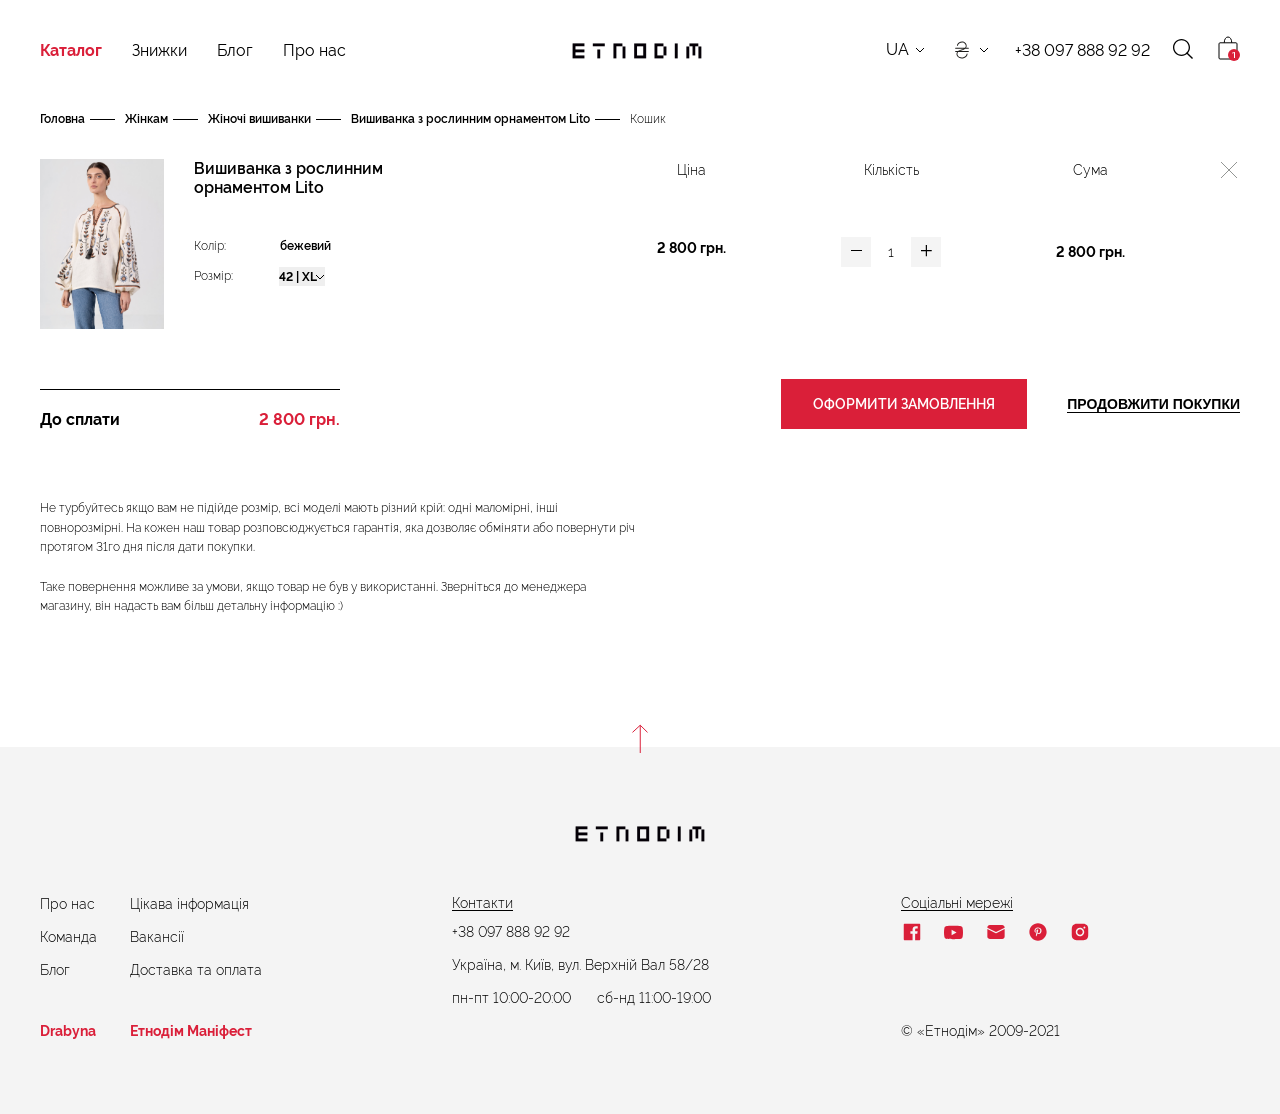
<file: cart.html>
<!DOCTYPE html>
<html lang="uk">
    <head>
        <meta charset="utf-8"/>
        <title>Etnodim - більше ніж просто одяг</title>
        <meta name="viewport" content="width=device-width, initial-scale=1">
        <meta name="description" content="Etnodim - магазин дизайнерських вишиванок ручної роботи та етнічного одягу"/>
        <meta name="keywords" content="Дизайнерський одяг, вишиванки, ручна робота, етнічний одяг"/>
        <link rel="stylesheet" href="styles.css"/>
    </head>
    <body>
        <header id="top-header">
            <div class="header-flex__container">
                <ul class="header-menu-primary">
                    <li class="header-menu-primary__item active mobile-hidden"><a href="#">Каталог</a></li>
                    <li class="header-menu-primary__item mobile-hidden"><a href="#">Знижки</a></li>
                    <li class="header-menu-primary__item mobile-hidden"><a href="#">Блог</a></li>
                    <li class="header-menu-primary__item mobile-hidden"><a href="#">Про нас</a></li>
                    <li class="header-menu-primary__item mobile-visible"><a href="#"><img src="images/icon-menu.svg" alt="icon-menu"/></a></li>
                </ul>
                <div class="header__logo">
                    <a href="#">
                        <img class="logo" src="images/logo-big.png" alt="etnodim-logotype"/>
                    </a>
                </div>
                <ul class="header-menu-secondary">
                    <li class="header-menu-secondary__item mobile-hidden"><a href="#" class="lang-switch">UA</a></li>
                    <li class="header-menu-secondary__item mobile-hidden"><a href="#" class="currency-switch"><img src="images/icon-hryvnia.svg" alt="icon-hryvnia"/></a></li>
                    <li class="header-menu-secondary__item mobile-hidden"><a href="#">+38 097 888 92 92</a></li>
                    <li class="header-menu-secondary__item"><a href="#"><img src="images/icon-search.svg" alt="icon-search" class="icon-search"/></a></li>
                    <li class="header-menu-secondary__item"><a href="cart.html"><img src="images/icon-cart.svg" alt="icon-cart" class="icon-cart"/></a></li>
                </ul>
            </div>
        </header>
        <section class="section__container section__container--breadcrumbs mobile-hidden">
            <ul class="breadcrumbs mobile-hidden">
                <li class="breadcrumbs__item"><a href="#">Головна</a></li>
                <li class="breadcrumbs__item"><a href="#">Жінкам</a></li>
                <li class="breadcrumbs__item"><a href="index.html">Жіночі вишиванки</a></li>
                <li class="breadcrumbs__item"><a href="product.html">Вишиванка з рослинним орнаментом Lito</a></li>
                <li class="breadcrumbs__item active">Кошик</li>
            </ul>
        </section>
        <div class="back-to-catalog mobile-visible">
            <a href="product.html" class="back-to-catalog__link">
                <img src="images/icon-back.svg" alt="icon-back" />
                <p class="back-to-catalog__label">Вишиванка з рослинним орнаментом Lito</p>
            </a>
        </div>
        <section class="section__container">
            <form class="cart__form">
                <div class="cart__product-card">
                    <div class="cart__img">
                    </div>
                    <div class="cart__product-desc">
                        <div class="cart__title">
                            <p class="cart__product-title">
                                Вишиванка з рослинним орнаментом Lito
                            </p>
                            <p class="cart__label mobile-hidden">Ціна</p>
                            <p class="cart__label mobile-hidden">Кількість</p>
                            <p class="cart__label mobile-hidden">Сума</p>
                            <button class="cart__delete-product">
                                <img src="images/icon-delete.svg" alt="icone-delete" class="product__delete" />
                            </button>
                        </div>
                        <div class="cart__main">
                            <div class="cart__product-properties">
                                <div class="cart__product-color">
                                    <p class="cart__product-color-label">Колір:</p>
                                    <p class="cart__product-color-name">
                                    бежевий</p>
                                </div>
                                <div class="cart__product-size">
                                    <label for="size-select" class="label__select label__select--cart">Розмір:</label>
                                    <select name="size" id="size-select" class="input__select input__select--cart">
                                        <option value="xl">42 | XL</option>
                                        <option value="l">40 | L</option>
                                        <option value="m">38 | M</option>
                                        <option value="s">36 | S</option>
                                        <option value="xs">34 | XS</option>
                                        <option value="xxs">32 | XXS</option>  
                                    </select>
                                </div>
                            </div>
                            <p class="product__price mobile-hidden">2 800 грн.</p>
                            <div class="cart__quantity">
                                <div class="counter__quantity">
                                    <button class="quantity__button"><img src="images/icon-minus.svg" alt="icon-minus" /></button>
                                    <input type="number" name="product-quantity" value="1" class="quantity__input"/>
                                    <button class="quantity__button"><img src="images/icon-plus.svg" alt="icon-plus" /></button>
                                </div>
                                <p class="product__price">2 800 грн.</p>
                            </div>
                        </div>
                    </div>
                </div>
                <div class="cart__footer">
                    <div class="cart__sum">
                        <p class="cart__sum-title">До сплати</p>
                        <p class="cart__sum-price">2 800 грн.</p>
                    </div>
                    <div class="cart__button-group">
                        <button type="submit" class="button-primary product__button cart__button">
                            Оформити замовлення
                        </button>
                        <button class="button-with-icon">
                            <span class="button-label button-label--secondary">продовжити покупки</span>
                        </button>
                    </div>
                </div>
            </form>
            <div class="cart__info">
                <p class="cart__info-text">
                    Не турбуйтесь якщо вам не підійде розмір, всі моделі мають різний крій: одні маломірні, інші повнорозмірні. На кожен наш товар розповсюджується гарантія, яка дозволяє обміняти або повернути річ протягом 31го дня після дати покупки.
                </p>
                <p class="cart__info-text">
                    Таке повернення можливе за умови, якщо товар не був 
                    у використанні. Зверніться до менеджера магазину, він надасть вам більш детальну інформацію &#58;&#41;
                </p>
            </div>
        </section>
        <footer class="footer__container">
            <div class="footer__arrow">
                <a href="#top-header">
                    <img class="footer__arrow-img" src="images/icon-arrow-start.svg" alt="icon-arrow-start" />
                </a>
            </div>
            <div class="footer__logo">
                <a href="#">
                    <img class="footer__logo-img" src="images/logo-big.png" alt="etnodim-logotype"/>
                </a>
            </div>
            <div class="footer-grid">
                <ul class="footer-menu">
                    <li class="footer-menu__item"><a href="#">Про нас</a></li>
                    <li class="footer-menu__item"><a href="#">Команда</a></li>
                    <li class="footer-menu__item"><a href="#">Блог</a></li>
                </ul>
                <ul class="footer-menu">
                    <li class="footer-menu__item"><a href="#">Цікава інформація</a></li>
                    <li class="footer-menu__item"><a href="#">Вакансії</a></li>
                    <li class="footer-menu__item"><a href="#">Доставка та оплата</a></li>
                </ul>
                <div class="footer-grid__social">
                    <p class="footer-grid__title">
                        Соціальні мережі
                    </p>
                    <div class="social-media-grid">
                        <a href="#"><img src="images/icon-facebook.svg" alt="icon-facebook" /></a>
                        <a href="#"><img src="images/icon-youtube.svg" alt="icon-youtube" /></a><a href="#"><img src="images/icon-mail.svg" alt="icon-mail" /></a><a href="#"><img src="images/icon-pinterest.svg" alt="icon-pinterest" /></a><a href="#"><img src="images/icon-insta.svg" alt="icon-insta" /></a>
                    </div>
                </div>
                <div class="footer-grid__sponsor">
                    <p class="footer-grid__sponsor-name"><a href="#">Drabyna</a></p>
                </div>
                <div class="footer-grid__sponsor">
                    <p class="footer-grid__sponsor-name"><a href="#">Етнодім Маніфест</a></p>
                </div>
                <div class="footer-grid__contacts">
                    <p class="footer-grid__title">
                        Контакти
                    </p>
                    <div class="contacts-list">
                        <p class="contacts-list__item">+38 097 888 92 92</p>
                        <p class="contacts-list__item">Україна, м. Київ, вул. Верхній Вал 58/28</p>
                        <p class="contacts-list__item">пн-пт 10:00-20:00 <span class="contacts-list__item contacts-list__item--left-margin">сб-нд 11:00-19:00</span>
                        </p>
                    </div>
                </div>
                <div class="footer-grid__copyright">
                    <p class="footer-grid__copyright-text">© «Етнодім» 2009-2021</p>
                </div>
            </div>
        </footer>
    </body>
</html>
</file>
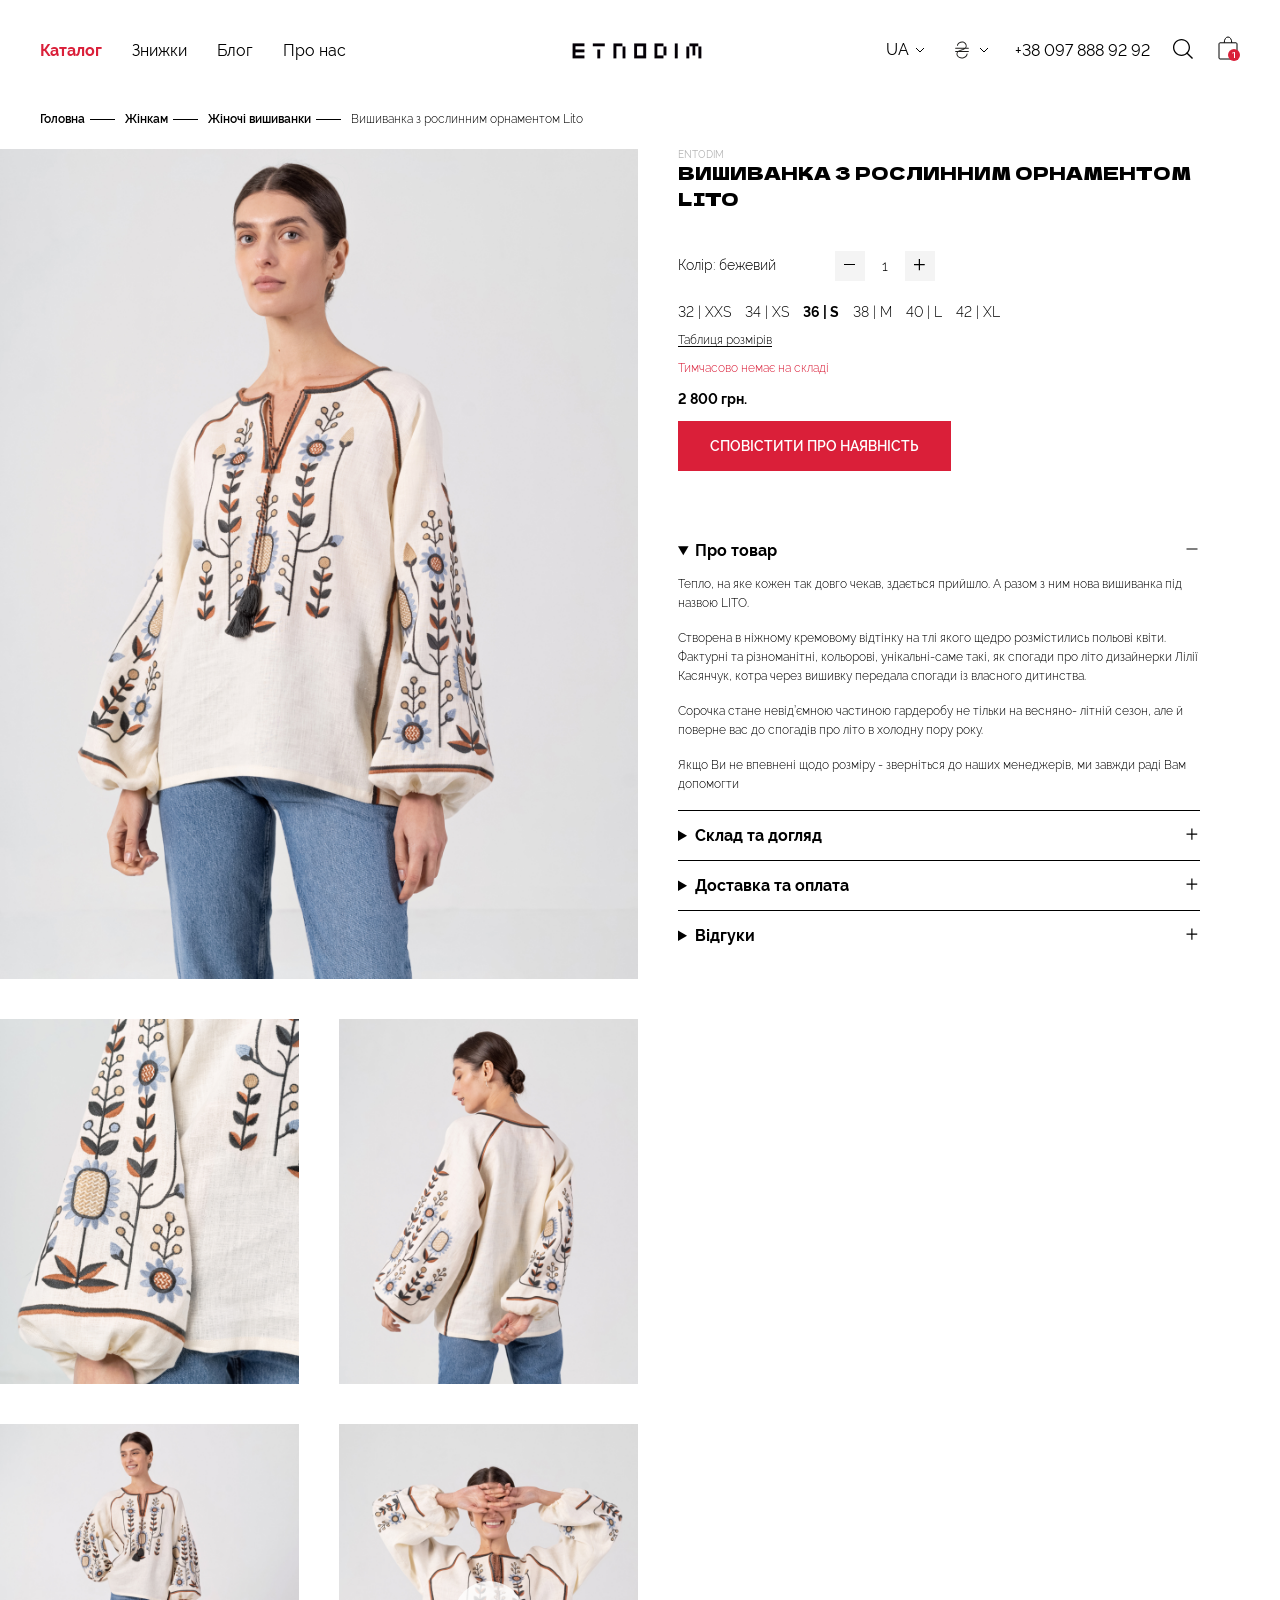
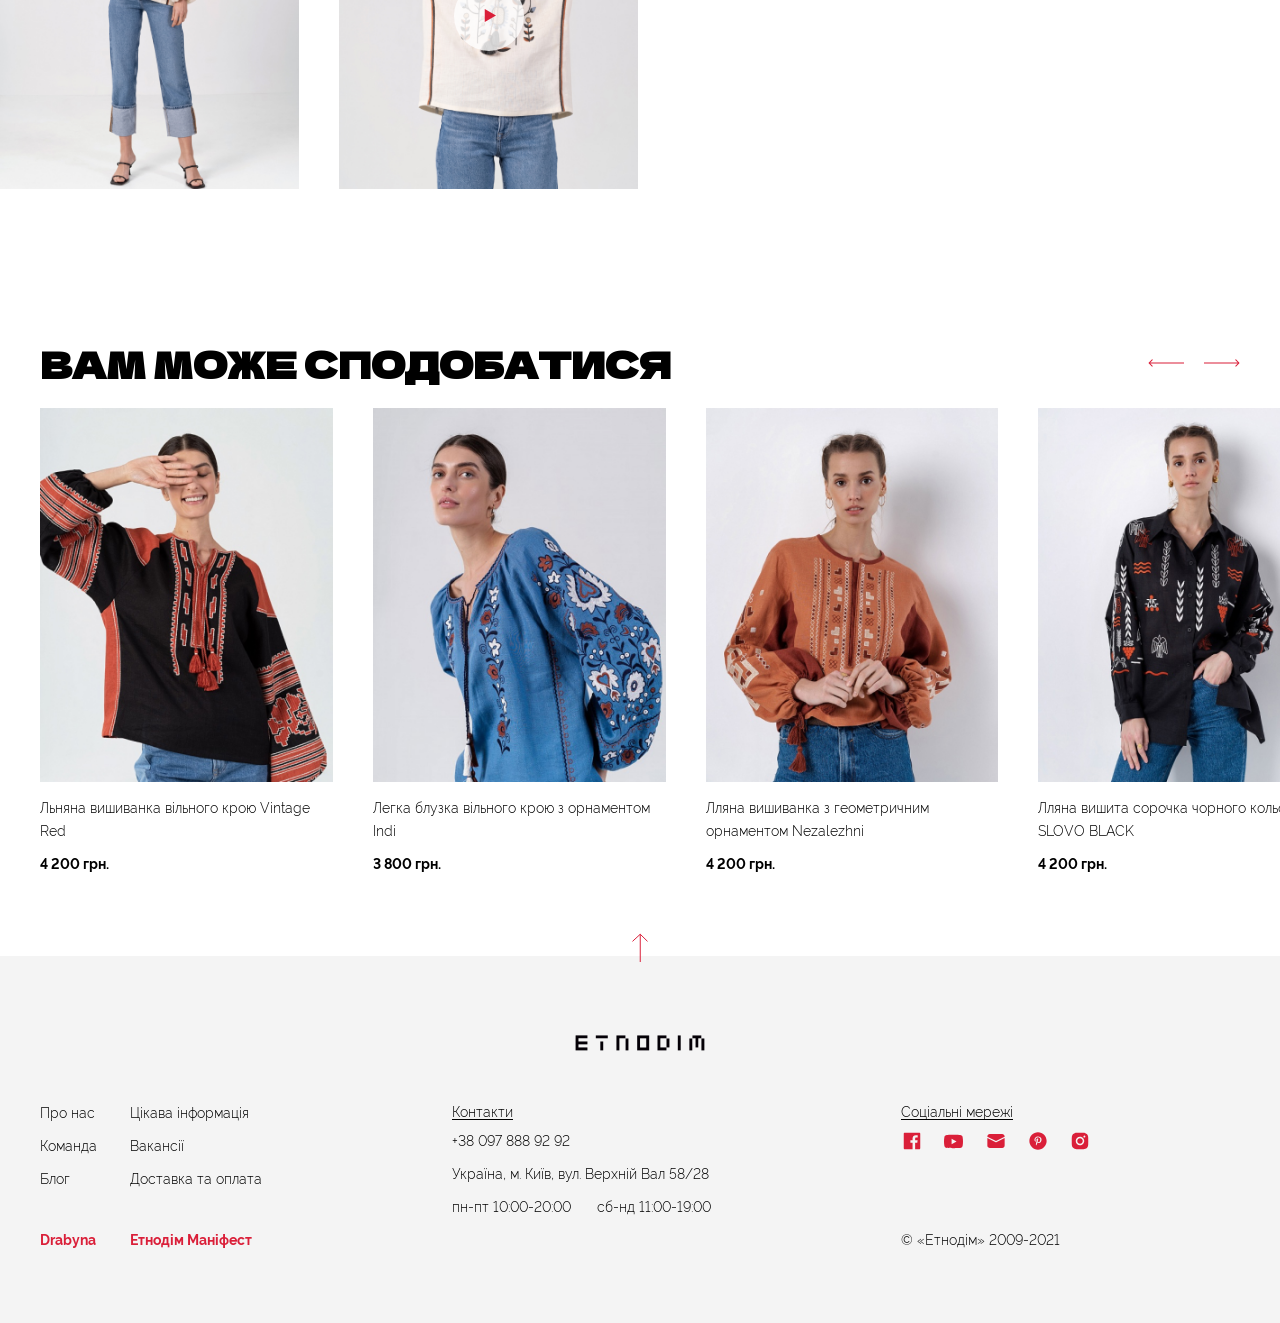
<file: product-no_size.html>
<!DOCTYPE html>
<html lang="uk">
    <head>
        <meta charset="utf-8"/>
        <title>Etnodim - більше ніж просто одяг</title>
        <meta name="viewport" content="width=device-width, initial-scale=1">
        <meta name="description" content="Etnodim - магазин дизайнерських вишиванок ручної роботи та етнічного одягу"/>
        <meta name="keywords" content="Дизайнерський одяг, вишиванки, ручна робота, етнічний одяг"/>
        <link rel="stylesheet" href="styles.css"/>
    </head>
    <body>
        <header id="top-header">
            <div class="header-flex__container">
                <ul class="header-menu-primary">
                    <li class="header-menu-primary__item active mobile-hidden"><a href="#">Каталог</a></li>
                    <li class="header-menu-primary__item mobile-hidden"><a href="#">Знижки</a></li>
                    <li class="header-menu-primary__item mobile-hidden"><a href="#">Блог</a></li>
                    <li class="header-menu-primary__item mobile-hidden"><a href="#">Про нас</a></li>
                    <li class="header-menu-primary__item mobile-visible"><a href="#"><img src="images/icon-menu.svg" alt="icon-menu"/></a></li>
                </ul>
                <div class="header__logo">
                    <a href="#">
                        <img class="logo" src="images/logo-big.png" alt="etnodim-logotype"/>
                    </a>
                </div>
                <ul class="header-menu-secondary">
                    <li class="header-menu-secondary__item mobile-hidden"><a href="#" class="lang-switch">UA</a></li>
                    <li class="header-menu-secondary__item mobile-hidden"><a href="#" class="currency-switch"><img src="images/icon-hryvnia.svg" alt="icon-hryvnia"/></a></li>
                    <li class="header-menu-secondary__item mobile-hidden"><a href="#">+38 097 888 92 92</a></li>
                    <li class="header-menu-secondary__item"><a href="#"><img src="images/icon-search.svg" alt="icon-search" class="icon-search"/></a></li>
                    <li class="header-menu-secondary__item"><a href="#"><img src="images/icon-cart.svg" alt="icon-cart" class="icon-cart"/></a></li>
                </ul>
            </div>
        </header>
        <section class="section__container section__container--breadcrumbs mobile-hidden">
            <ul class="breadcrumbs mobile-hidden">
                <li class="breadcrumbs__item"><a href="/">Головна</a></li>
                <li class="breadcrumbs__item"><a href="/">Жінкам</a></li>
                <li class="breadcrumbs__item"><a href="/">Жіночі вишиванки</a></li>
                <li class="breadcrumbs__item active">Вишиванка з рослинним орнаментом Lito</li>
            </ul>
        </section>
        <div class="back-to-catalog mobile-visible">
            <a href="index.html" class="back-to-catalog__link">
                <img src="images/icon-back.svg" alt="icon-back" />
                <p class="back-to-catalog__label">Жіночі вишиванки</p>
            </a>
        </div>
        <section class="product__container-flex">
            <div class="product-image__group">
                <div class="product-image__cover">
                    <img src="images/catalog/product_01.jpg" alt="vyshyvanka-image" class="product-image__item" />
                </div>
                <div class="product-image__details">
                    <div class="product-image__block">
                        <img src="images/catalog/product/img_01.jpg" alt="vyshyvanka-image" class="product-image__item" />
                    </div>
                    <div class="product-image__block">
                        <img src="images/catalog/product/img_02.jpg" alt="vyshyvanka-image" class="product-image__item" />
                    </div>
                    <div class="product-image__block">
                        <img src="images/catalog/product/img_03.jpg" alt="vyshyvanka-image" class="product-image__item"/>
                    </div>
                    <div class="product-image__block product-image__block--video">
                        <img src="images/catalog/product/video_img_04.jpg" alt="vyshyvanka-image" class="product-image__item"/>
                        <a href="#"><img src="images/icon-play.svg" alt="icon-play" class="icon-play" /></a>
                    </div>
                </div>
                <div class="product-image__navigation mobile-visible">
                    <img src="images/catalog/product/icon-navigation_product.svg" alt="icon-arrow" class="product-image__arrow-previous" />
                    <img src="images/catalog/product/icon-navigation_product.svg" alt="icon-arrow" class="product-image__arrow-next" />
                </div>
            </div>
            <div class="product__content">
                <p class="product__subtitle mobile-hidden">Entodim</p>
                <p class="product__title">
                    Вишиванка з рослинним орнаментом Lito
                </p>
                <form class="product__form">
                    <div class="product__counter">
                        <p class="product__color">Колір: бежевий</p>
                        <div class="counter__quantity">
                            <button class="quantity__button"><img src="images/icon-minus.svg" alt="icon-minus" /></button>
                            <input type="number" name="product-quantity" value="1" class="quantity__input"/>
                            <button class="quantity__button"><img src="images/icon-plus.svg" alt="icon-plus" /></button>
                        </div>
                    </div>
                    <div class="product__size">
                        <div class="size__item">
                            <input type="radio" name="size" value="xxs" id="xxs" class="size__radio-hide"/>
                            <label for="xxs" class="size__label">32 | XXS</label>
                        </div>
                        <div class="size__item">
                            <input type="radio" name="size" value="xs" id="xs" class="size__radio-hide"/>
                            <label for="xs" class="size__label">34 | XS</label>
                        </div>
                        <div class="size__item">
                            <input type="radio" name="size" value="s" id="s" class="size__radio-hide" checked/>
                            <label for="s" class="size__label">36 | S</label>
                        </div>
                        <div class="size__item">
                            <input type="radio" name="size" value="m" id="m" class="size__radio-hide"/>
                            <label for="m" class="size__label">38 | M</label>
                        </div>
                        <div class="size__item">
                            <input type="radio" name="size" value="l" id="l" class="size__radio-hide" />
                            <label for="l" class="size__label">40 | L</label>
                        </div>
                        <div class="size__item">
                            <input type="radio" name="size" value="xl" id="xl" class="size__radio-hide" />
                            <label for="xl" class="size__label">42 | XL</label>
                        </div>
                    </div>
                    <a href="#" class="link__info">Таблиця розмірів</a>
                    <div class="warning">
                        <p class="warning__size">
                            Тимчасово немає на складі
                        </p>
                    </div>
                    <p class="product__price">2 800 грн.</p>
                    <button type="submit" class="button-primary product__button">
                        сповістити про наявність
                    </button>
                </form>
                <div class="product__details">
                    <details class="details__item" open>
                        <summary class="details__title">Про товар</summary>
                        <p class="details__desc">
                            Тепло, на яке кожен так довго чекав, здається прийшло. 
                            А разом з ним нова  вишиванка під назвою LITO.
                        </p>
                        <p class="details__desc">
                            Створена в ніжному кремовому відтінку на тлі якого щедро розмістились польові квіти. Фактурні та різноманітні, кольорові, унікальні-саме такі, як спогади про літо дизайнерки Лілії Касянчук, котра через вишивку передала спогади із власного дитинства.
                        </p>
                        <p class="details__desc">
                            Сорочка стане невід’ємною частиною гардеробу не тільки на весняно- літній сезон, але й поверне вас до спогадів про літо в холодну пору року.
                        </p>
                        <p class="details__desc">
                            Якщо Ви не впевнені щодо розміру - зверніться до наших менеджерів, ми завжди раді Вам допомогти
                        </p>
                    </details>
                    <details class="details__item">
                        <summary class="details__title">Склад та догляд</summary>
                        <p class="details__desc">
                            Створена в ніжному кремовому відтінку на тлі якого щедро розмістились польові квіти. Фактурні та різноманітні, кольорові, унікальні-саме такі, як спогади про літо дизайнерки Лілії Касянчук, котра через вишивку передала спогади із власного дитинства.
                        </p>
                    </details>
                    <details class="details__item">
                        <summary class="details__title">Доставка та оплата</summary>
                        <p class="details__desc">
                            Створена в ніжному кремовому відтінку на тлі якого щедро розмістились польові квіти. Фактурні та різноманітні, кольорові, унікальні-саме такі, як спогади про літо дизайнерки Лілії Касянчук, котра через вишивку передала спогади із власного дитинства.
                        </p>
                    </details>
                    <details class="details__item">
                        <summary class="details__title">Відгуки</summary>
                        <p class="details__desc">
                            Створена в ніжному кремовому відтінку на тлі якого щедро розмістились польові квіти. Фактурні та різноманітні, кольорові, унікальні-саме такі, як спогади про літо дизайнерки Лілії Касянчук, котра через вишивку передала спогади із власного дитинства.
                        </p>
                    </details>  
                </div>
            </div>
        </section>
        <section class="product-slider">
            <div class="product-slider__title-row">
                <h2 class="section__title">вам може сподобатися</h2>
                <div class="product-slider__navigation-top mobile-hidden mobile-hidden--small-screen">
                    <a href="#">
                        <img src="images/catalog/product/icon-navigation_product.svg" alt="icon-arrow" class="product-slider__arrow-previous" />
                    </a>
                    <a href="#">
                        <img src="images/catalog/product/icon-navigation_product.svg" alt="icon-arrow" class="product-slider__arrow-next" />
                    </a>
                </div>
            </div>
            <div class="product-slider__navigation mobile-visible mobile-visible--small-screen">
                <div class="product-slider__previous">
                    <img src="images/catalog/product/slider/icon_navigation_slider.svg" alt="icon-arrow" class="arrow__previous" />
                </div>
                <div class="product-slider__next">
                    <img src="images/catalog/product/slider/icon_navigation_slider.svg" alt="icon-arrow" class="arrow__next" />
                </div>
            </div>
            <div class="product-slider__row">
                <div class="product-slider__card">
                    <a href="#">
                        <div class="product__img product__img--slider">
                            <img src="images/catalog/product/slider/img_01.jpg" alt="vyshyvanka-image" class="slider__image" />
                        </div>
                    </a>
                        <p class="product__desc product__desc--slider">Льняна вишиванка вільного крою Vintage Red</p>
                        <p class="product__price product__price--slider">4 200 грн.</p>
                </div>
                <div class="product-slider__card">
                    <a href="#">
                        <div class="product__img product__img--slider">
                            <img src="images/catalog/product/slider/img_02.jpg" alt="vyshyvanka-image" class="slider__image" />
                        </div>
                    </a>
                        <p class="product__desc product__desc--slider">Легка блузка вільного крою з орнаментом Indi</p>
                        <p class="product__price product__price--slider">3 800 грн.</p>
                </div>
                <div class="product-slider__card">
                    <a href="#">
                        <div class="product__img product__img--slider">
                            <img src="images/catalog/product/slider/img_03.jpg" alt="vyshyvanka-image" class="slider__image" />
                        </div>
                    </a>
                        <p class="product__desc product__desc--slider">Лляна вишиванка з геометричним орнаментом Nezalezhni</p>
                        <p class="product__price product__price--slider">4 200 грн.</p>
                </div>
                <div class="product-slider__card">
                    <a href="#">
                        <div class="product__img product__img--slider">
                            <img src="images/catalog/product/slider/img_04.jpg" alt="vyshyvanka-image" class="slider__image" />
                        </div>
                    </a>
                        <p class="product__desc product__desc--slider">Лляна вишита сорочка чорного кольору SLOVO BLACK</p>
                        <p class="product__price product__price--slider">4 200 грн.</p>
                </div>
            </div>
            <div class="product-slider__scroll"></div>
        </section>
        <footer class="footer__container">
            <div class="footer__arrow">
                <a href="#top-header">
                    <img class="footer__arrow-img" src="images/icon-arrow-start.svg" alt="icon-arrow-start" />
                </a>
            </div>
            <div class="footer__logo">
                <a href="#">
                    <img class="footer__logo-img" src="images/logo-big.png" alt="etnodim-logotype"/>
                </a>
            </div>
            <div class="footer-grid">
                <ul class="footer-menu">
                    <li class="footer-menu__item"><a href="#">Про нас</a></li>
                    <li class="footer-menu__item"><a href="#">Команда</a></li>
                    <li class="footer-menu__item"><a href="#">Блог</a></li>
                </ul>
                <ul class="footer-menu">
                    <li class="footer-menu__item"><a href="#">Цікава інформація</a></li>
                    <li class="footer-menu__item"><a href="#">Вакансії</a></li>
                    <li class="footer-menu__item"><a href="#">Доставка та оплата</a></li>
                </ul>
                <div class="footer-grid__social">
                    <p class="footer-grid__title">
                        Соціальні мережі
                    </p>
                    <div class="social-media-grid">
                        <a href="#"><img src="images/icon-facebook.svg" alt="icon-facebook" /></a>
                        <a href="#"><img src="images/icon-youtube.svg" alt="icon-youtube" /></a><a href="#"><img src="images/icon-mail.svg" alt="icon-mail" /></a><a href="#"><img src="images/icon-pinterest.svg" alt="icon-pinterest" /></a><a href="#"><img src="images/icon-insta.svg" alt="icon-insta" /></a>
                    </div>
                </div>
                <div class="footer-grid__sponsor">
                    <p class="footer-grid__sponsor-name"><a href="#">Drabyna</a></p>
                </div>
                <div class="footer-grid__sponsor">
                    <p class="footer-grid__sponsor-name"><a href="#">Етнодім Маніфест</a></p>
                </div>
                <div class="footer-grid__contacts">
                    <p class="footer-grid__title">
                        Контакти
                    </p>
                    <div class="contacts-list">
                        <p class="contacts-list__item">+38 097 888 92 92</p>
                        <p class="contacts-list__item">Україна, м. Київ, вул. Верхній Вал 58/28</p>
                        <p class="contacts-list__item">пн-пт 10:00-20:00 <span class="contacts-list__item contacts-list__item--left-margin">сб-нд 11:00-19:00</span>
                        </p>
                    </div>
                </div>
                <div class="footer-grid__copyright">
                    <p class="footer-grid__copyright-text">© «Етнодім» 2009-2021</p>
                </div>
            </div>
        </footer>
    </body>
</html>
</file>
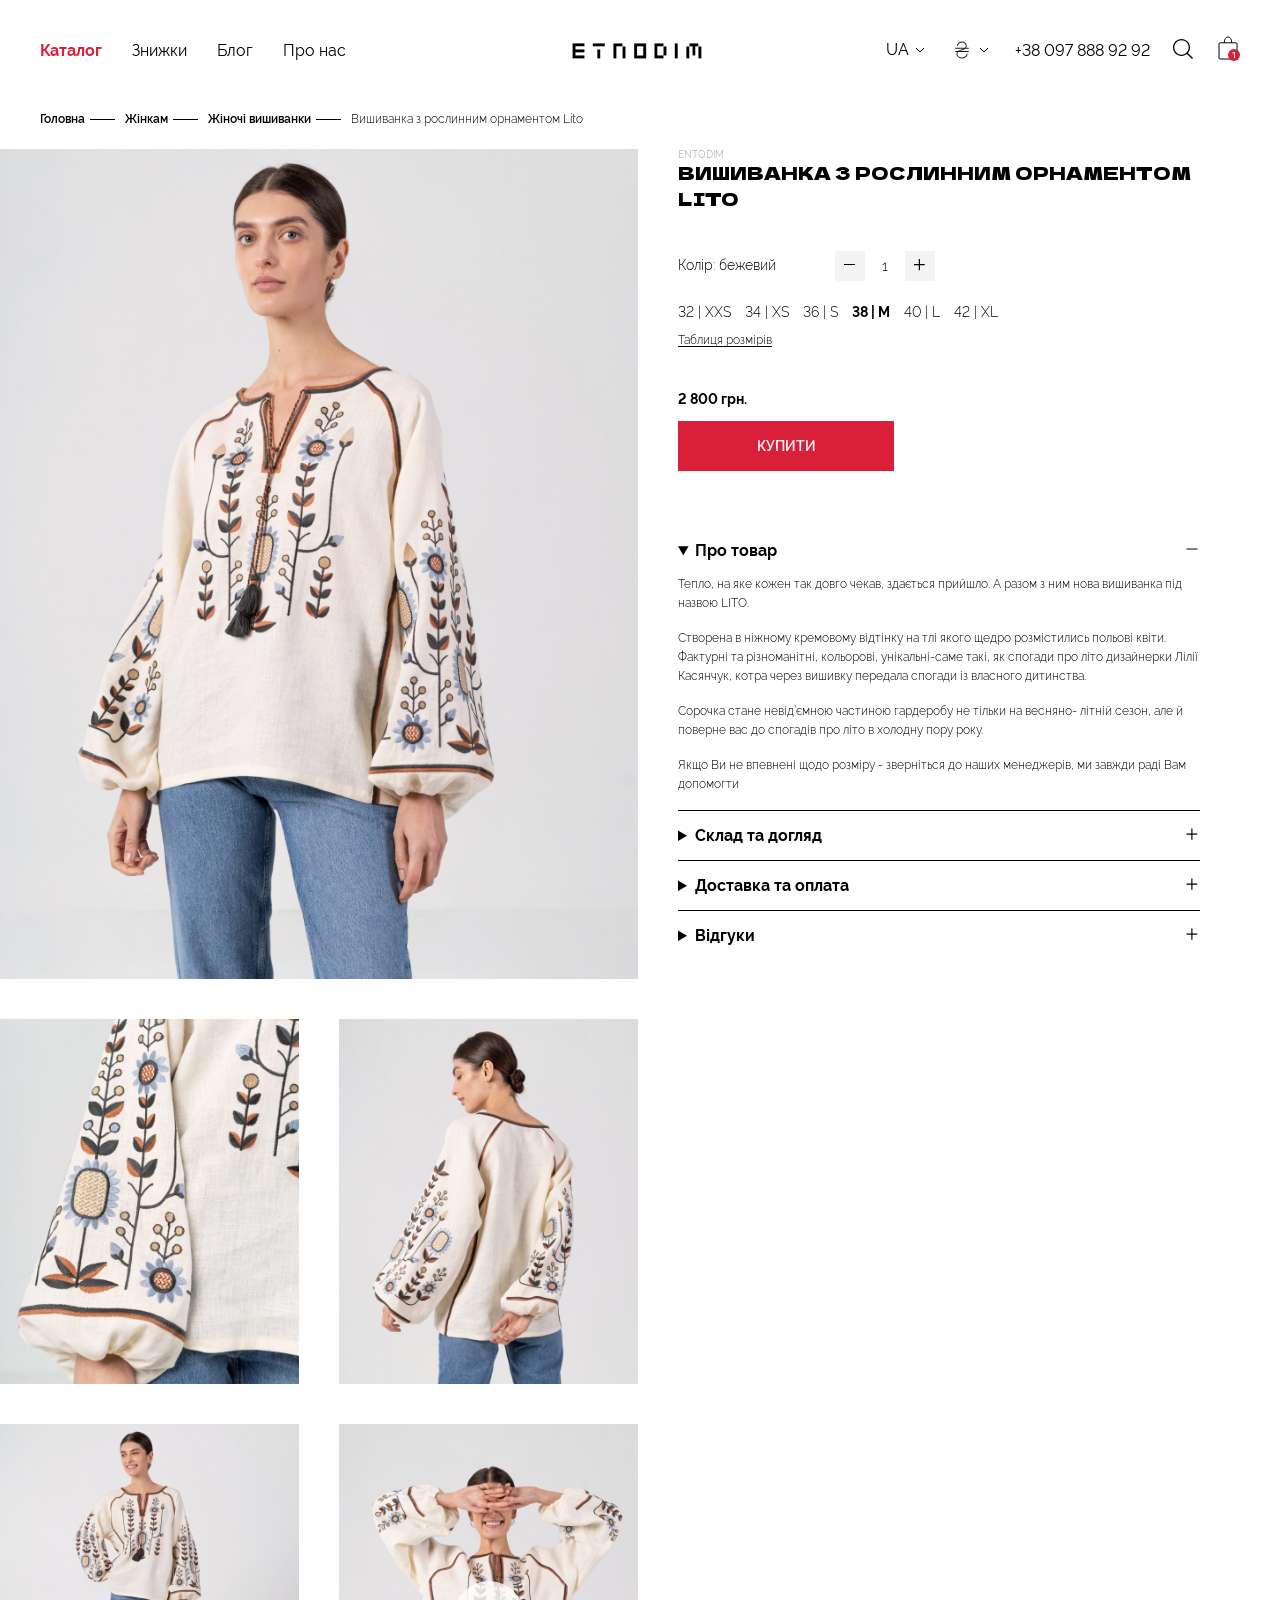
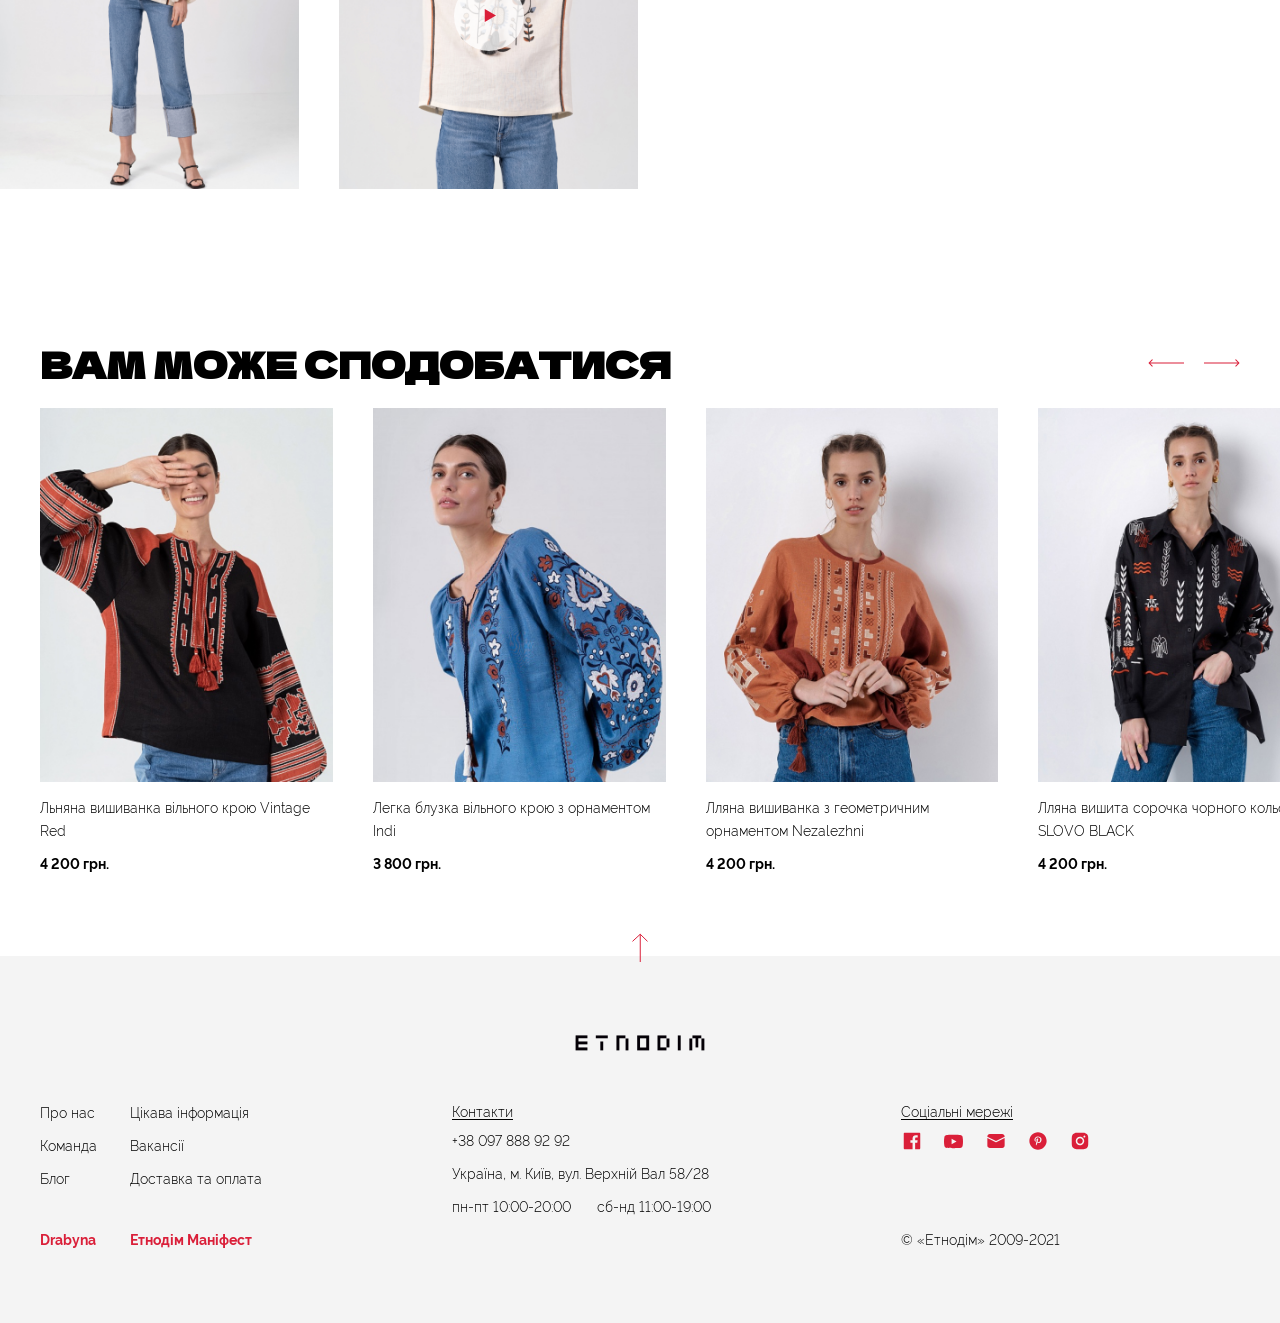
<file: product.html>
<!DOCTYPE html>
<html lang="uk">
    <head>
        <meta charset="utf-8"/>
        <title>Etnodim - більше ніж просто одяг</title>
        <meta name="viewport" content="width=device-width, initial-scale=1">
        <meta name="description" content="Etnodim - магазин дизайнерських вишиванок ручної роботи та етнічного одягу"/>
        <meta name="keywords" content="Дизайнерський одяг, вишиванки, ручна робота, етнічний одяг"/>
        <link rel="stylesheet" href="styles.css"/>
    </head>
    <body>
        <header id="top-header">
            <div class="header-flex__container">
                <ul class="header-menu-primary">
                    <li class="header-menu-primary__item active mobile-hidden"><a href="#">Каталог</a></li>
                    <li class="header-menu-primary__item mobile-hidden"><a href="#">Знижки</a></li>
                    <li class="header-menu-primary__item mobile-hidden"><a href="#">Блог</a></li>
                    <li class="header-menu-primary__item mobile-hidden"><a href="#">Про нас</a></li>
                    <li class="header-menu-primary__item mobile-visible"><a href="#"><img src="images/icon-menu.svg" alt="icon-menu"/></a></li>
                </ul>
                <div class="header__logo">
                    <a href="#">
                        <img class="logo" src="images/logo-big.png" alt="etnodim-logotype"/>
                    </a>
                </div>
                <ul class="header-menu-secondary">
                    <li class="header-menu-secondary__item mobile-hidden"><a href="#" class="lang-switch">UA</a></li>
                    <li class="header-menu-secondary__item mobile-hidden"><a href="#" class="currency-switch"><img src="images/icon-hryvnia.svg" alt="icon-hryvnia"/></a></li>
                    <li class="header-menu-secondary__item mobile-hidden"><a href="#">+38 097 888 92 92</a></li>
                    <li class="header-menu-secondary__item"><a href="#"><img src="images/icon-search.svg" alt="icon-search" class="icon-search"/></a></li>
                    <li class="header-menu-secondary__item"><a href="cart.html"><img src="images/icon-cart.svg" alt="icon-cart" class="icon-cart"/></a></li>
                </ul>
            </div>
        </header>
        <section class="section__container section__container--breadcrumbs mobile-hidden">
            <ul class="breadcrumbs mobile-hidden">
                <li class="breadcrumbs__item"><a href="/">Головна</a></li>
                <li class="breadcrumbs__item"><a href="/">Жінкам</a></li>
                <li class="breadcrumbs__item"><a href="index.html">Жіночі вишиванки</a></li>
                <li class="breadcrumbs__item active">Вишиванка з рослинним орнаментом Lito</li>
            </ul>
        </section>
        <div class="back-to-catalog mobile-visible">
            <a href="index.html" class="back-to-catalog__link">
                <img src="images/icon-back.svg" alt="icon-back" />
                <p class="back-to-catalog__label">Жіночі вишиванки</p>
            </a>
        </div>
        <section class="product__container-flex">
            <div class="product-image__group">
                <div class="product-image__cover">
                    <img src="images/catalog/product_01.jpg" alt="vyshyvanka-image" class="product-image__item" />
                </div>
                <div class="product-image__details">
                    <div class="product-image__block">
                        <img src="images/catalog/product/img_01.jpg" alt="vyshyvanka-image" class="product-image__item" />
                    </div>
                    <div class="product-image__block">
                        <img src="images/catalog/product/img_02.jpg" alt="vyshyvanka-image" class="product-image__item" />
                    </div>
                    <div class="product-image__block">
                        <img src="images/catalog/product/img_03.jpg" alt="vyshyvanka-image" class="product-image__item"/>
                    </div>
                    <div class="product-image__block product-image__block--video">
                        <img src="images/catalog/product/video_img_04.jpg" alt="vyshyvanka-image" class="product-image__item"/>
                        <a href="#"><img src="images/icon-play.svg" alt="icon-play" class="icon-play" /></a>
                    </div>
                </div>
                <div class="product-image__navigation mobile-visible">
                    <img src="images/catalog/product/icon-navigation_product.svg" alt="icon-arrow" class="product-image__arrow-previous" />
                    <img src="images/catalog/product/icon-navigation_product.svg" alt="icon-arrow" class="product-image__arrow-next" />
                </div>
            </div>
            <div class="product__content">
                <p class="product__subtitle mobile-hidden">Entodim</p>
                <p class="product__title">
                    Вишиванка з рослинним орнаментом Lito
                </p>
                <form class="product__form">
                    <div class="product__counter">
                        <p class="product__color">Колір: бежевий</p>
                        <div class="counter__quantity">
                            <button class="quantity__button"><img src="images/icon-minus.svg" alt="icon-minus" /></button>
                            <input type="number" name="product-quantity" value="1" class="quantity__input"/>
                            <button class="quantity__button"><img src="images/icon-plus.svg" alt="icon-plus" /></button>
                        </div>
                    </div>
                    <div class="product__size">
                        <div class="size__item">
                            <input type="radio" name="size" value="xxs" id="xxs" class="size__radio-hide"/>
                            <label for="xxs" class="size__label">32 | XXS</label>
                        </div>
                        <div class="size__item">
                            <input type="radio" name="size" value="xs" id="xs" class="size__radio-hide"/>
                            <label for="xs" class="size__label">34 | XS</label>
                        </div>
                        <div class="size__item">
                            <input type="radio" name="size" value="s" id="s" class="size__radio-hide"/>
                            <label for="s" class="size__label">36 | S</label>
                        </div>
                        <div class="size__item">
                            <input type="radio" name="size" value="m" id="m" class="size__radio-hide" checked/>
                            <label for="m" class="size__label">38 | M</label>
                        </div>
                        <div class="size__item">
                            <input type="radio" name="size" value="l" id="l" class="size__radio-hide" />
                            <label for="l" class="size__label">40 | L</label>
                        </div>
                        <div class="size__item">
                            <input type="radio" name="size" value="xl" id="xl" class="size__radio-hide" />
                            <label for="xl" class="size__label">42 | XL</label>
                        </div>
                    </div>
                    <a href="#" class="link__info">Таблиця розмірів</a>
                    <div class="warning">
                        <p class="warning__size hidden">
                            Тимчасово немає на складі
                        </p>
                    </div>
                    <p class="product__price">2 800 грн.</p>
                    <button type="submit" class="button-primary product__button">
                        Купити
                    </button>
                </form>
                <div class="product__details">
                    <details class="details__item" open>
                        <summary class="details__title">Про товар</summary>
                        <p class="details__desc">
                            Тепло, на яке кожен так довго чекав, здається прийшло. 
                            А разом з ним нова  вишиванка під назвою LITO.
                        </p>
                        <p class="details__desc">
                            Створена в ніжному кремовому відтінку на тлі якого щедро розмістились польові квіти. Фактурні та різноманітні, кольорові, унікальні-саме такі, як спогади про літо дизайнерки Лілії Касянчук, котра через вишивку передала спогади із власного дитинства.
                        </p>
                        <p class="details__desc">
                            Сорочка стане невід’ємною частиною гардеробу не тільки на весняно- літній сезон, але й поверне вас до спогадів про літо в холодну пору року.
                        </p>
                        <p class="details__desc">
                            Якщо Ви не впевнені щодо розміру - зверніться до наших менеджерів, ми завжди раді Вам допомогти
                        </p>
                    </details>
                    <details class="details__item">
                        <summary class="details__title">Склад та догляд</summary>
                        <p class="details__desc">
                            Створена в ніжному кремовому відтінку на тлі якого щедро розмістились польові квіти. Фактурні та різноманітні, кольорові, унікальні-саме такі, як спогади про літо дизайнерки Лілії Касянчук, котра через вишивку передала спогади із власного дитинства.
                        </p>
                    </details>
                    <details class="details__item">
                        <summary class="details__title">Доставка та оплата</summary>
                        <p class="details__desc">
                            Створена в ніжному кремовому відтінку на тлі якого щедро розмістились польові квіти. Фактурні та різноманітні, кольорові, унікальні-саме такі, як спогади про літо дизайнерки Лілії Касянчук, котра через вишивку передала спогади із власного дитинства.
                        </p>
                    </details>
                    <details class="details__item">
                        <summary class="details__title">Відгуки</summary>
                        <p class="details__desc">
                            Створена в ніжному кремовому відтінку на тлі якого щедро розмістились польові квіти. Фактурні та різноманітні, кольорові, унікальні-саме такі, як спогади про літо дизайнерки Лілії Касянчук, котра через вишивку передала спогади із власного дитинства.
                        </p>
                    </details>  
                </div>
            </div>
        </section>
        <section class="product-slider">
            <div class="product-slider__title-row">
                <h2 class="section__title">вам може сподобатися</h2>
                <div class="product-slider__navigation-top mobile-hidden mobile-hidden--small-screen">
                    <a href="#">
                        <img src="images/catalog/product/icon-navigation_product.svg" alt="icon-arrow" class="product-slider__arrow-previous" />
                    </a>
                    <a href="#">
                        <img src="images/catalog/product/icon-navigation_product.svg" alt="icon-arrow" class="product-slider__arrow-next" />
                    </a>
                </div>
            </div>
            <div class="product-slider__navigation mobile-visible mobile-visible--small-screen">
                <div class="product-slider__previous">
                    <img src="images/catalog/product/slider/icon_navigation_slider.svg" alt="icon-arrow" class="arrow__previous" />
                </div>
                <div class="product-slider__next">
                    <img src="images/catalog/product/slider/icon_navigation_slider.svg" alt="icon-arrow" class="arrow__next" />
                </div>
            </div>
            <div class="product-slider__row">
                <div class="product-slider__card">
                    <a href="#">
                        <div class="product__img product__img--slider">
                            <img src="images/catalog/product/slider/img_01.jpg" alt="vyshyvanka-image" class="slider__image" />
                        </div>
                    </a>
                        <p class="product__desc product__desc--slider">Льняна вишиванка вільного крою Vintage Red</p>
                        <p class="product__price product__price--slider">4 200 грн.</p>
                </div>
                <div class="product-slider__card">
                    <a href="#">
                        <div class="product__img product__img--slider">
                            <img src="images/catalog/product/slider/img_02.jpg" alt="vyshyvanka-image" class="slider__image" />
                        </div>
                    </a>
                        <p class="product__desc product__desc--slider">Легка блузка вільного крою з орнаментом Indi</p>
                        <p class="product__price product__price--slider">3 800 грн.</p>
                </div>
                <div class="product-slider__card">
                    <a href="#">
                        <div class="product__img product__img--slider">
                            <img src="images/catalog/product/slider/img_03.jpg" alt="vyshyvanka-image" class="slider__image" />
                        </div>
                    </a>
                        <p class="product__desc product__desc--slider">Лляна вишиванка з геометричним орнаментом Nezalezhni</p>
                        <p class="product__price product__price--slider">4 200 грн.</p>
                </div>
                <div class="product-slider__card">
                    <a href="#">
                        <div class="product__img product__img--slider">
                            <img src="images/catalog/product/slider/img_04.jpg" alt="vyshyvanka-image" class="slider__image" />
                        </div>
                    </a>
                        <p class="product__desc product__desc--slider">Лляна вишита сорочка чорного кольору SLOVO BLACK</p>
                        <p class="product__price product__price--slider">4 200 грн.</p>
                </div>
                <div class="product-slider__card">
                    <a href="#">
                        <div class="product__img product__img--slider">
                            <img src="images/catalog/product/slider/img_05.jpg" alt="vyshyvanka-image" class="slider__image" />
                        </div>
                    </a>
                        <p class="product__desc product__desc--slider">Лляна вишиванка з геометричним орнаментом Nezalezhni</p>
                        <p class="product__price product__price--slider">4 200 грн.</p>
                </div>
                <div class="product-slider__card">
                    <a href="#">
                        <div class="product__img product__img--slider">
                            <img src="images/catalog/product/slider/img_06.jpg" alt="vyshyvanka-image" class="slider__image" />
                        </div>
                    </a>
                        <p class="product__desc product__desc--slider">Легка блузка вільного крою з орнаментом Indi</p>
                        <p class="product__price product__price--slider">3 800 грн.</p>
                </div>
                <div class="product-slider__card">
                    <a href="#">
                        <div class="product__img product__img--slider">
                            <img src="images/catalog/product/slider/img_07.jpg" alt="vyshyvanka-image" class="slider__image" />
                        </div>
                    </a>
                        <p class="product__desc product__desc--slider">Льняна вишиванка вільного крою Vintage Red</p>
                        <p class="product__price product__price--slider">4 200 грн.</p>
                </div>
            </div>
            <div class="product-slider__scroll"></div>
        </section>
        <footer class="footer__container">
            <div class="footer__arrow">
                <a href="#top-header">
                    <img class="footer__arrow-img" src="images/icon-arrow-start.svg" alt="icon-arrow-start" />
                </a>
            </div>
            <div class="footer__logo">
                <a href="#">
                    <img class="footer__logo-img" src="images/logo-big.png" alt="etnodim-logotype"/>
                </a>
            </div>
            <div class="footer-grid">
                <ul class="footer-menu">
                    <li class="footer-menu__item"><a href="#">Про нас</a></li>
                    <li class="footer-menu__item"><a href="#">Команда</a></li>
                    <li class="footer-menu__item"><a href="#">Блог</a></li>
                </ul>
                <ul class="footer-menu">
                    <li class="footer-menu__item"><a href="#">Цікава інформація</a></li>
                    <li class="footer-menu__item"><a href="#">Вакансії</a></li>
                    <li class="footer-menu__item"><a href="#">Доставка та оплата</a></li>
                </ul>
                <div class="footer-grid__social">
                    <p class="footer-grid__title">
                        Соціальні мережі
                    </p>
                    <div class="social-media-grid">
                        <a href="#"><img src="images/icon-facebook.svg" alt="icon-facebook" /></a>
                        <a href="#"><img src="images/icon-youtube.svg" alt="icon-youtube" /></a><a href="#"><img src="images/icon-mail.svg" alt="icon-mail" /></a><a href="#"><img src="images/icon-pinterest.svg" alt="icon-pinterest" /></a><a href="#"><img src="images/icon-insta.svg" alt="icon-insta" /></a>
                    </div>
                </div>
                <div class="footer-grid__sponsor">
                    <p class="footer-grid__sponsor-name"><a href="#">Drabyna</a></p>
                </div>
                <div class="footer-grid__sponsor">
                    <p class="footer-grid__sponsor-name"><a href="#">Етнодім Маніфест</a></p>
                </div>
                <div class="footer-grid__contacts">
                    <p class="footer-grid__title">
                        Контакти
                    </p>
                    <div class="contacts-list">
                        <p class="contacts-list__item">+38 097 888 92 92</p>
                        <p class="contacts-list__item">Україна, м. Київ, вул. Верхній Вал 58/28</p>
                        <p class="contacts-list__item">пн-пт 10:00-20:00 <span class="contacts-list__item contacts-list__item--left-margin">сб-нд 11:00-19:00</span>
                        </p>
                    </div>
                </div>
                <div class="footer-grid__copyright">
                    <p class="footer-grid__copyright-text">© «Етнодім» 2009-2021</p>
                </div>
            </div>
        </footer>
    </body>
</html>
</file>
<file: styles.css>
@font-face {
    font-family: "DelaGothicOne";
    src: url("fonts/DelaGothicOne/DelaGothicOne-Regular.woff2") format("woff2"), url("fonts/DelaGothicOne/DelaGothicOne-Regular.woff") format("woff");
    font-weight: 400;
}
@font-face {
    font-family: "Raleway";
    src: url("fonts/RalewayFont/Raleway-Bold.woff") format("woff");
    font-weight: 700;
}
@font-face {
    font-family: "Raleway";
    src: url("fonts/RalewayFont/Raleway-SemiBold.woff") format("woff");
    font-weight: 600;
}
@font-face {
    font-family: "Raleway";
    src: url("fonts/RalewayFont/Raleway-Regular.woff") format("woff");
    font-weight: 400;
}
@font-face {
    font-family: "Raleway";
    src: url("fonts/RalewayFont/Raleway-Light.woff") format("woff");
    font-weight: 300;
}

* {
    box-sizing: border-box;
    margin:0;
    padding:0;
    scroll-behavior: smooth;
}
body {
    background-color: #fff;
    font-family: "Raleway", sans-serif;
    font-variant-numeric: lining-nums;
}
.mobile-hidden {
    display: none;
}
.desktop-visible {
    display: none;
}
.hidden {
    display: none;
}
/* Font styles */
h1, .section__title, .product__title {
    font-family: "DelaGothicOne", sans-serif;
}
h1 {
    font-size: 24px;
    line-height: 112%;
    text-transform: uppercase;
}
.section__title, .product__title {
    font-size: 18px;
    line-height: 140%;
    text-transform: uppercase;
}

.header-menu-primary__item, .header-menu-secondary__item, .details__title, .cart__product-title, .cart__sum-title, .cart__sum-price {
    font-size: 16px;
    line-height: auto;
    font-weight: 400;
}
.cart__product-title {
    font-weight: 600;
}
.details__title, .cart__sum-title {
    font-weight: 700;
}

.footer-grid__sponsor-name, .contacts-list__item, 
.footer-grid__copyright-text, .footer-menu__item,
.footer-grid__title,
.filter__label, .product__color, .size__label, .cart__label {
    font-size: 14px;
    line-height: 166%;
    font-weight: 300;
}

.product__price, .filter__subtitle {
    font-size: 14px;
    line-height: 162%;
    font-weight: 700;
}
.product__desc, .label__select,
.label__filter, .title__mobile-filter, .link__info, .details__desc,
.cart__product-color-label, .cart__info-text {
    font-size: 12px;
    line-height: 162%;
    font-weight: 300;
}
.breadcrumbs__item, .back-to-catalog__label, .cart__product-color-name {
    font-size: 12px;
    line-height: 162%;
    font-weight: 600;
}
.breadcrumbs__item.active {
    font-weight: 300;
}
.warning__size {
    font-size: 12px;
    line-height: 140%;
    font-weight: 300;
    color:#DA1F39;
    vertical-align: middle;
}

.product__subtitle {
    font-size: 10px;
    line-height: auto;
    font-weight: 400;
    text-transform: uppercase;
    color: #b5b5b5;
}
.subhead {
    font-size: 14px;
    line-height: auto;
    font-weight: 400;
    text-transform: uppercase;
}

.button-label {
    line-height: auto;
    font-weight: 600;
    text-transform: uppercase;
    font-size: 14px;
}

.button-with-icon {
    background: none;
    border: none;
    display: flex;
    align-items: center;
    gap: 5px;
    cursor: pointer;
}

.button-label--secondary {
    border-bottom: #000 solid 1px;
}

.button-primary {
    appearance: none;
    border: none;
    background-color: #DA1F39;
    height: 50px;
    padding: 0 32px;
    min-width: 216px;
    font-family: "Raleway";
    font-weight: 600;
    font-size: 14px;
    text-transform: uppercase;
    color: #fff;
    cursor: pointer;
}
.contacts-list__item--left-margin {
    margin-left: 22px;
}

.header-menu-primary__item.active, .footer-grid__sponsor-name, .cart__sum-price {
    color: #DA1F39;
    font-weight: 700;
}

.header-menu-primary__item, .header-menu-secondary__item,
.footer-menu__item {
    list-style-type: none;
}

a {
    text-decoration: none;
    color: inherit;
    line-height: 0;
    display: inline-block;
}


/* Header */
.header-flex__container {
    margin: 10px;
    display: flex;
    justify-content: space-between;
    align-items: center;
}

.logo {
    width: 95px;
}

.header__logo {
    margin-left: 42px;
    line-height: 0;
}

.header-menu-primary, .header-menu-secondary {
    display: flex;
    gap: 15px;
    align-items: center;
}

.lang-switch, .currency-switch {
    display: flex;
    align-items: center;
}

.lang-switch::after, .currency-switch::after {
    content: '';
    display: inline-block;
    background: url(images/icon-arrow-down.svg);
    background-position: center;
    background-repeat: no-repeat;
    width: 22px;
    height: 22px;
    vertical-align: middle;
}

.icon-search, .icon-cart {
    width: 21px;
}

/* Footer */
.footer__container {
    background-color: #F4F4F4;
    padding: 20px 10px;
    position: relative;
}

.footer__arrow {
    position: absolute;
    left: 50%;
    transform: translate(-50%, -50%); /*вирівнює враховуючи розмір елемента*/
    top: -6px;
}

.footer__arrow-img {
    width: 16px;
}

.footer__logo {
    text-align: center;
    margin-bottom: 24px;
}

.footer__logo-img {
    width: 132px;
}

.footer-grid {
    display: grid;
    grid-template-columns: minmax(min-content, 80px) minmax(min-content, 140px) minmax(min-content, 116px);
    gap: 10px;
}

.footer-menu, .contacts-list {
    display: flex;
    flex-direction: column;
    gap: 10px;
}

.social-media-grid {
    display: grid;
    grid-template-columns: repeat(3, 22px);
    gap: 10px;
}

.footer-grid__contacts, .footer-grid__copyright {
    grid-column: span 3;
}

.footer-grid__title {
    display: inline-block;
    margin-bottom: 10px;
    border-bottom: #000 solid 1px;
    line-height: 100%;
}

.footer-grid__sponsor, .footer-grid__copyright {
    margin: 10px 0;
}


/* Catalog, Section */
.section__container {
    padding: 20px 10px 50px;
}
.catalog__products {
    display: flex;
    gap: 20px;
    flex-wrap: wrap;
    margin: 20px 0 50px;
}
.catalog__card {
    width: calc(50% - 10px);
    display: flex;
    flex-direction: column;
    gap: 5px;
}
.product__img, .product__img--02, .product__img--03,
.product__img--04, .product__img--05, .product__img--06 {
    background-repeat: no-repeat;
    background-position:top;
    background-size: cover;
    height: 200px;
    display: block;
}
.product__img {
    background-image: url(images/catalog/product_01.jpg);
}
.product__img--02 {
    background-image: url(images/catalog/product_02.jpg);
}
.product__img--03 {
    background-image: url(images/catalog/product_03.jpg);
}
.product__img--04 {
    background-image: url(images/catalog/product_04.jpg);
}
.product__img--05 {
    background-image: url(images/catalog/product_05.jpg);
}
.product__img--06 {
    background-image: url(images/catalog/product_06.jpg);
}
.product__desc {
    height: 38px;
    overflow: hidden;
}
.catalog__navigation {
    display: grid;
    grid-template-columns: 1fr 2fr 1fr;
}
.catalog__button {
    grid-column: 2;
    justify-self: center;
}

/* Catalog__sort */
.catalog__sort {
    display: flex;
    gap: 10px;
    justify-self: end;
    align-items: center;
}
.input__select {
    appearance: none;
    border: none;
    outline: none;
    background-image: url(images/icon-arrow-down.svg);
    background-repeat: no-repeat;
    background-position: right;
    font-family: "Raleway";
    font-size: 12px;
    font-weight: 300;
    font-variant-numeric: lining-nums;
    cursor: pointer;
}

/* Catalog__filter */
.catalog__filter {
    position: relative;
}

.filter__arrow {
    margin-left: 5px;
    vertical-align: middle;
    transition: transform 0.3s ease; /* Для повільної анімації */
    cursor: pointer;
}
.title__mobile-filter {
    cursor: pointer;
    position: relative;
    z-index: 2;
}
.toggle__arrow:checked + .title__mobile-filter .filter__arrow {
    transform: rotate(180deg);
}
.toggle__arrow:checked ~ .menu-filter__block {
    display: flex;
}
.menu-filter__block {
    position: absolute;
    top: 0;
    display: none;
    flex-direction: column;
    flex-wrap: wrap;
    background-color: #fff;
    padding: 36px 20px 20px 0;
    height: 520px;
    width: 340px;
    gap: 10px;
    z-index: 1;
    box-shadow: 
    6px 6px 8px rgba(178, 178, 178, 0.25), /* Multiple shadow */
    4px 4px 6px rgba(55, 47, 47, 0.25);
}
.filter__column {
    width: calc(50% - 10px);
}

.filter__checkbox-block {
    display: flex;
    flex-direction: column;
    flex-wrap: wrap;
    gap: 5px;
    margin: 10px 0;
}
.filter__checkbox {
    display: flex;
    align-items: center;
}
.filter__label {
    position: relative;
    vertical-align: middle;
    cursor: pointer;
    padding-left: 0;
}
input[type="checkbox"] {
    appearance: none;
    vertical-align: middle;
    width: 10px;
    height: 10px;
    border: 1px solid #565656;
    margin-right: 5px;
    top: -1px;
    position: relative;
    cursor: pointer;
}

input[type="checkbox"]:checked {
    vertical-align: middle;
    background-color: #565656;
    background-image: url(images/icon-check.svg);
    background-position: center;
    background-repeat: no-repeat;
    background-size: 10px 10px;
}
.toggle__arrow {
    display: none;
}

.catalog__title-grid {
    display: grid;
    grid-template-columns: 1fr 2fr;
    gap: 20px;
    position: relative;
}
.section__title {
    grid-column: span 2;
    justify-self: end;
}


/* Product */
.back-to-catalog {
    padding: 10px 10px 0;
}
.back-to-catalog__link {
    display: flex;
    gap: 10px;
    align-content: center;
}

.product__container-flex {
    display: flex;
    flex-direction: column;
    margin: 20px 10px 50px;
}

.product-image__group {
    display: flex;
    flex-direction: column;
    gap: 10px;
}
.product-image__details {
    display: flex;
    gap: 10px;
    overflow-x: auto;
}
.product-image__block {
    min-width: 36%;
}
.product-image__item {
    width: 100%;
    display: block;
}
.product-image__cover {
    width: 100%;
}
.product-image__block--video {
    position: relative;
}
.icon-play {
    position: absolute;
    top: 50%;
    left: 50%;
    transform: translate(-50%, -50%);
}

.product-image__navigation {
    display: flex;
    gap: 10px;
    justify-content: flex-end;
    margin-bottom: 20px;
    cursor: pointer;
}
.product-image__arrow-next {
    transform: rotate(180deg);
}

.product__counter {
    display: flex;
    margin: 20px 0;
    align-items: center;
}
.product__color, .counter__quantity {
    width: 50%;
}
.quantity__button {
    appearance: none;
    border: none;
    width: 30px;
    height: 30px;
    background-color: #F4F4F4;
    cursor: pointer;
}
.counter__quantity {
    display: flex;
    align-items: center;
}
.quantity__input {
    appearance: none;
    border: none;
    outline: none;
    font-family: "Raleway";
    font-size: 14px;
    font-weight: 300;
    width: 40px;
    height: 30px;
    text-align: center;
}
input[type="number"]::-webkit-outer-spin-button,
input[type="number"]::-webkit-inner-spin-button {
    -webkit-appearance: none;
    margin: 0;
}

.product__size {
    display: flex;
    gap: 14px;
}
.size__radio-hide {
    display: none;
}
.size__label {
    cursor: pointer;
}

.size__radio-hide:checked + .size__label  {
    font-weight: 700;
}
.link__info {
    border-bottom: #000 solid 1px;
    line-height: 100%;
    margin: 10px 0 0px;
}
.product__button {
    margin-top: 10px;
    margin-bottom: 30px;
}

.product__details {
    margin-top: 20px;
}
.details__item::after {
    content:'';
    display: block;
    height: 1px;
    width: 100%;
    background-color: #000;
    margin: 15px 0;
}
.details__item:last-child::after {
    display: none;
}

.details__title {
    position: relative;
    cursor: pointer;
}
.details__title::-webkit-details-marker {
    display: none;
}
.details__title::after {
    content: '';
    display: inline-block;
    position: absolute;
    right: 0;
    width: 16px;
    height: 16px;
    background-image: url(images/icon-plus.svg);
    background-position: center;
}
.details__item[open] .details__title::after {
    background-image: url(images/icon-minus.svg);
}
.details__desc {
    margin-top: 15px;
}

.product-slider {
    position: relative;
    margin: 0 10px 50px;
}
.product-slider__navigation {
    position: absolute;
    display: flex;
    justify-content: space-between;
    width: 100%;
    top: 38%;
}
.product-slider__previous, .product-slider__next {
    cursor: pointer;
}
.product-slider__next {
    transform: rotate(180deg);
    right: 0;
}
.arrow__previous, .arrow__next {
    display: block;
    height: 40px;
    width: 40px;
}

.product-slider__row {
    margin: 20px 32px;
    display: flex;
    gap: 40px;
    scroll-snap-type: x mandatory; /* додає снеп точку по х*/
    overflow-x: auto;
}
.product-slider__card {
    display: flex;
    flex-direction: column;
    gap: 10px;
    margin: 0 32px;
    scroll-snap-align: center; /* скролл по снеп центру */
}
.product__desc--slider {
    font-size: 14px;
}
.product__img--slider {
    width: calc(100vw - 84px);
    height: 100%;
}
.slider__image {
    width: 100%;
}

.warning {
    height: 40px;
    display: flex;
    align-items: center;
}

/* Стилізація скрол-бар */
.product-slider__row::-webkit-scrollbar {
    display: none;   
}

/* Cart */
.cart__product-card {
    display: flex;
    gap: 20px;
    margin-bottom: 20px;
}
.cart__img {
    width: 40%;
    background-image: url(images/catalog/product_01.jpg);
    background-position: 15%;
    background-size: cover;
    background-repeat: no-repeat;
}
.cart__product-desc {
    display: flex;
    flex-direction: column;
    width: 60%;
    justify-content: space-between;
}
.cart__title {
    display: flex;
    justify-content: space-between;
    margin-bottom: 20px;
}
.cart__delete-product {
    appearance: none;
    background: none;
    border: none;
    width: 22px;
    height: 22px;
    cursor: pointer;
}
.cart__product-color, .cart__product-size {
    display: flex;
}
.cart__product-color {
    gap: 24px;
}
.cart__product-size {
    gap: 16px;
}
.cart__quantity {
    display: grid;
    grid-template-columns: 1fr 1fr;
    align-items: center;
    margin-top: 15px;
}
.product__price {
    justify-self: end;
}
.input__select--cart {
    font-weight: 700;
}

.cart__sum {
    display: flex;
    justify-content: space-between;
    width: 70%;
    padding-top: 20px;
    margin: 30px 0 20px;
    border-top: #000 solid 1px;
}

.cart__info {
    display: flex;
    flex-direction: column;
    gap: 20px;
    margin-top: 50px;
}

@media screen and (min-width: 700px) {
    .mobile-visible--small-screen {
        display: none;
    }
    .mobile-hidden--small-screen {
        display: flex;
    }

    .catalog__card {
        width: calc(33% - 12px);
    }
    .product__img, .product__img--02, .product__img--03,
    .product__img--04, .product__img--05, .product__img--06 {
        height: 300px;
    }

     /* Footer */
     .footer__container {
        padding: 70px 10px;
    }
    .footer__arrow-img {
        top: -12px;
    }
    .arrow-footer {
        width: 30px;
    }
    .footer__logo {
        margin-bottom: 40px;
    }
    .footer__logo-img {
        width: 184px;
    }
    .footer-grid {
        grid-template-columns: minmax(min-content, 80px) minmax(min-content, auto) minmax(min-content, auto) minmax(min-content, auto);
        gap: 10px;
    }
    .social-media-grid {
        grid-template-columns: repeat(auto-fit, 22px);
        gap: 20px;
    }
    .footer-grid__contacts {
        grid-column: 3;
        grid-row: 1;
    }
    .footer-grid__sponsor, .footer-grid__copyright {
        margin: 0;
    }
    .footer-grid__copyright {
        grid-column: 4;
        grid-row: 2;
    }

    /* Catalog__filter */
    .menu-filter__block {
        height: 342px;
        width: 500px;
    }
    .filter__column {
        width: calc(33% - 10px);
    }

    /* Product */
    .product__color, .counter__quantity {
        width: 30%;
    }

    .product-slider__title-row {
        display: flex;
        justify-content: space-between;
    }
    .product-slider__arrow-next {
        transform: rotate(180deg);
    }
    .product-slider__navigation-top {
        display: flex;
        gap: 20px;
        align-items: center;
    }

    .product-slider__row {
        gap: 20px;
        overflow-x: auto;
        margin: 20px 0px;
    }
    .product-slider__card {
        margin: 0;
        min-width: 26%;
        margin-bottom: 30px;
    }
    .product__img--slider {
        width: 100%;
        height: 100%;
        background-image: url(images/catalog/product/slider/bg.jpg);
        background-size: contain;
        transition: transform 500ms ease-in-out;
    }
    .slider__image {
        transition: transform 500ms ease-in-out;
    }
    .product__img--slider:hover .slider__image {
        transform: scale(0.7);
    }

    /* Стилізація скрол-бар */
    .product-slider__row::-webkit-scrollbar {
        display: block;
        height: 3px;   
    }
    .product-slider__row::-webkit-scrollbar-track {
        background: rgba(218, 31, 57, 0.3); /* Колір трека */
    }
    .product-slider__row::-webkit-scrollbar-thumb {
        background-color:#DA1F39; /* Колір скролу */
    }

    /* Cart */
    .cart__img {
        width: 20%;
    }
    .cart__product-desc {
        width: 80%;
    }
}

@media screen and (min-width: 1024px) {
    .mobile-hidden {
        display: block;
    }
    .mobile-visible {
        display:none;
    }
    .desktop-visible {
        display: none;
    }

    .mobile-hidden--small-screen {
        display: flex;
    }

    .section__container {
        padding: 10px 40px 130px;
    }

    /* Fonts */
    h1 {
        font-size: 64px;
    }
    .section__title {
        font-size: 36px;
    }
    .product__desc {
        font-size: 14px;
        margin-top: 5px;
    }

    /* Header */
    .header-flex__container {
        height: 100px;
        margin: 0 40px;
        display: flex;
        justify-content: space-between;
        align-items: center;
    }
    .header-menu-primary {
        gap: 30px;
    }
    .header-menu-secondary {
        gap: 20px;
    }
    .logo {
        width: 184px;
    }
    .icon-search, .icon-cart {
        width: auto;
    }

    /* Footer */
    .footer__container {
        padding: 70px 40px;
    }
    
    /* Breadcrumbs */
    .section__container--breadcrumbs {
        padding: 10px 40px 0;
    }
    .breadcrumbs {
        display: flex;
        gap: 5px;
        list-style-type: none;
        margin-bottom: 20px;
    }
    .breadcrumbs__item::after {
        content: '';
        display: inline-block;
        width: 25px;
        height: 1px;
        background-color: #000;
        vertical-align: middle;
        margin: 0 5px;
    }
    .breadcrumbs__item:last-child::after {
        display: none;
    }


    /* Catalog */
    .catalog__title-grid {
        grid-template-columns: 1fr 2fr 4fr;
        align-items: center;
    }
    .catalog__sort, .catalog__filter {
        order: -1;
        justify-self: start;
    }
    .section__title {
        grid-column: span 1;
    }
    .catalog__products {
        gap: 50px;
        margin: 45px 0 80px;
    }
    .catalog__card {
        width: calc(50% - 25px);
    }
    .product__img, .product__img--02, .product__img--03,
    .product__img--04, .product__img--05, .product__img--06 {
        height: 500px;
    }
    .product__desc {
        height: auto;
        overflow: visible;
    }
    .page-numbers {
        grid-column: 3;
        justify-self: end;
    }
    .page-numbers {
        display: flex;
        gap: 10px;
        list-style-type: none;
    }
    .page-numbers__item {
        font-family: "Raleway", sans-serif;
        font-variant-numeric: lining-nums;
        font-size: 14px;
        line-height: 162%;
        font-weight: 700;
    }
    .page-numbers__item.active {
        color: #B0B0B0;
    }

    /* Catalog__sort */
    .sort-view {
        display: flex;
        gap: 10px;
    }
    .sort-view__radio {
        display: none;
    }
    .sort-view__icon {
        opacity: 0.4;
        cursor: pointer;
    }
    .sort-view__radio:checked + .sort-view__icon{
        opacity: 1;
    }

    /* Product */
    .product__container-flex {
        display: flex;
        flex-direction: row;
        margin: 0 40px 130px 0;
    }
    .product-image__group {
        width: calc(50% + 40px);
        gap: 40px;
    }
    .product__content {
        width: 50%;
        padding: 0 40px;
    }
    .product-image__details {
        flex-direction: row;
        flex-wrap: wrap;
        gap: 40px;
        overflow-x: none;
    }
    .product-image__block {
        min-width: none;
        width: calc(50% - 20px);
    }

    .product__counter {
        margin: 40px 0 20px;
    }
    .product__details {
        margin-top: 40px;
    }

    .product-slider {
        margin: 0 0 50px 0;
    }
    .product-slider__title-row {
        margin: 0 40px;
    }
    .product-slider__row {
        margin: 20px 0 0;
        gap: 0;
    }
    .product-slider__card {
        padding-right: 40px;
    }
    .product-slider__card:first-child {
        margin-left: 40px;
    }
    .product__img--slider {
        width: 100%;
        height: 100%;
    }
    .product__desc--slider {
        height: 46px;
    }

    /* Cart */
    .cart__product-card {
        gap: 30px;
        margin-bottom: 30px;
    }
    .cart__img {
        width: 142px;
        height: 170px;
    }

    .cart__product-desc {
        width: 100%;
        justify-content: start;
        gap: 40px;
    }

    .cart__title, .cart__main {
        display: grid;
        grid-template-columns: 2fr 1fr 1fr 1fr 50px;
        justify-content: space-between;
        margin-bottom: 0;
    }
    .cart__product-title {
        width: 70%;
    }
    .cart__main {
        grid-template-columns: 2fr 1fr 2fr 50px;
        align-items: start;
    }

    .cart__label, .product__price, .counter__quantity {
        justify-self: center;
    }
    .cart__delete-product {
        justify-self: end;
    }

    .cart__quantity {
        display: grid;
        grid-template-columns: 1fr 1fr;
        align-items: center;
        margin-top: 0;
    }
    .counter__quantity {
        width: auto;
    }
    .cart__product-color {
        gap: 54px;
    }
    .cart__product-size {
        gap: 46px;
    }
    .cart__product-properties {
        display: flex;
        flex-direction: column;
        gap: 10px;
    }

    .cart__footer {
        display: flex;
        justify-content: space-between;
    }
    .cart__sum {
        width: 25%;
    }

    .cart__button {
        margin: 0;
    }
    .cart__button-group {
        display: flex;
        align-items: center;
        gap: 40px;
    }

    .cart__info {
        width: 50%;
    }
}

@media screen and (min-width: 1400px) {
    .desktop-visible {
        display: unset;
    }
    .desktop-hidden {
        display: none;
    }

    /* Header */
    .header-flex__container {
        margin: 0 80px;
    }

    /* Footer */
    .footer__container {
        padding: 70px 80px;
    }

    /* Catalog */
    .catalog__products {
        width: 85%;
        margin-left: 15%;
    }
    .section__container {
        padding: 10px 80px 130px;
    }
    .catalog__title-grid {
        grid-template-columns: 15% 1fr 1fr;
        gap: 0;
    }
    .section__title {
        grid-column: 3;
    }

    /* Catalog__sort */
    .catalog__sort {
        grid-column: 2;
    }

    /* Catalog__filter */
    .catalog__filter {
        width: 100%;
    }
    .menu-filter__block {
        display: flex;
        left: 0;
        top: -10px;
        flex-wrap: nowrap;
        padding: 0;
        height: auto;
        width: 100%;
        gap: 15px;
        box-shadow: none;
    }
    .filter__column {
        width: 100%;
        margin-bottom: 0;
    }

    .filter__subtitle {
        display: flex;
        align-items: center;
        cursor: pointer;
    }


    .filter__checkbox-block {
        display: flex;
        flex-direction: column;
        flex-wrap: wrap;
        margin: 5px 0;
    }



    .toggle__arrow--size:checked + .filter__subtitle--size .filter__arrow,
    .toggle__arrow--color:checked + .filter__subtitle--color .filter__arrow,
    .toggle__arrow--season:checked + .filter__subtitle--season .filter__arrow,
    .toggle__arrow--material:checked + .filter__subtitle--material .filter__arrow,
    .toggle__arrow--sleeve:checked + .filter__subtitle--sleeve .filter__arrow {
        transform: rotate(180deg);
    }
    .filter__checkbox-block {
        display: none;
    }
    .toggle__arrow--size:checked ~ .filter__checkbox-block--size,
    .toggle__arrow--color:checked ~ .filter__checkbox-block--color,
    .toggle__arrow--season:checked ~ .filter__checkbox-block--season,
    .toggle__arrow--material:checked ~ .filter__checkbox-block--material,
    .toggle__arrow--sleeve:checked ~ .filter__checkbox-block--sleeve {
        display: flex;
    }

    /* Breadcrumbs */
    .section__container--breadcrumbs {
        padding: 10px 80px 0;
    }

    /* Product */
    .product__container-flex {
        margin: 0 80px 130px 0;
    }
    .product__content {
        width: 50%;
        padding: 0 80px;
    }
    .product-image__group {
        width: calc(50% + 80px);
    }
    .product-slider__title-row {
        margin: 0 80px;
    }
    .product-slider__row {
        margin: 20px 0 0;
        gap: 0;
    }
    .product-slider__card {
        padding-right: 80px;
    }
    .product-slider__card:first-child {
        margin-left: 80px;
    }
}
</file>
